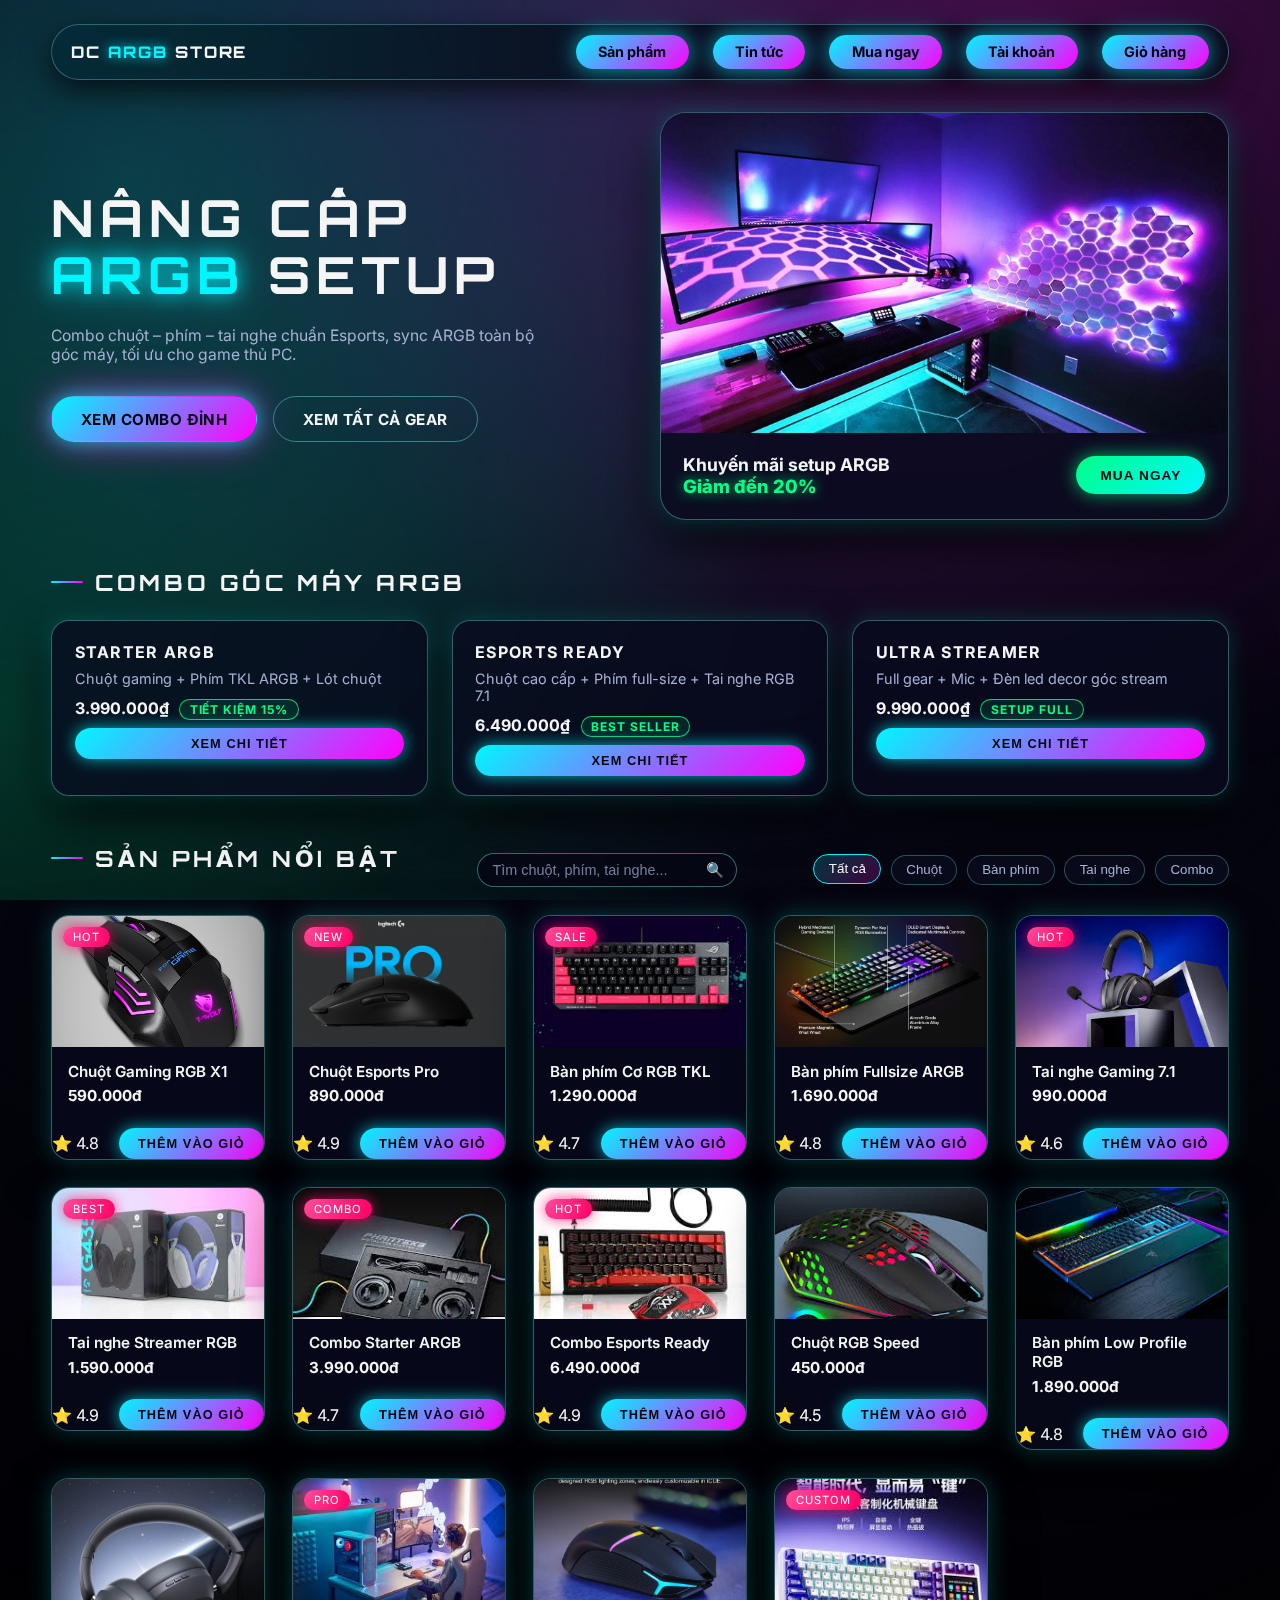
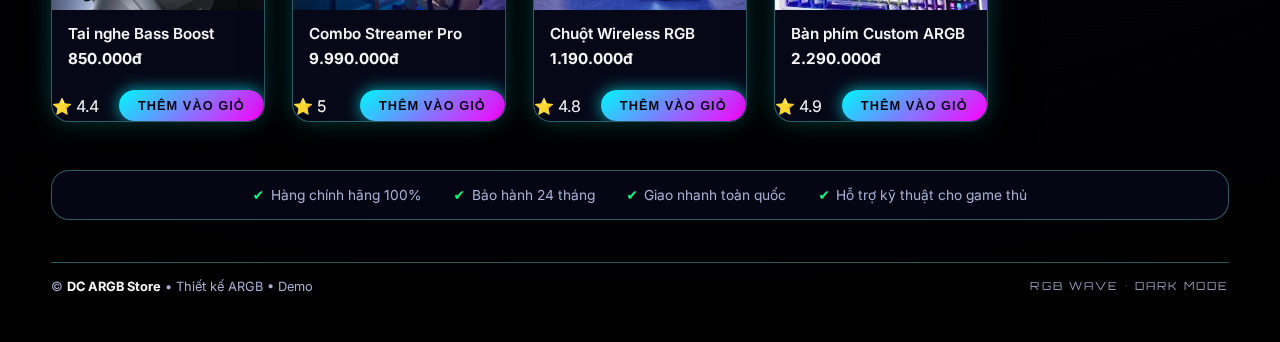
<file: index.html>
<!DOCTYPE html>
<html lang="vi">
<head>
  <meta charset="utf-8" />
  <meta name="viewport" content="width=device-width,initial-scale=1" />
  <title>DC ARGB Store</title>
  <link href="https://fonts.googleapis.com/css2?family=Orbitron:wght@400;700;900&family=Inter:wght@300;400;600&display=swap" rel="stylesheet">
  <link rel="stylesheet" href="style.css">
</head>
<body>
  <div class="page-bg">
    <!-- HEADER -->
    <header class="nav">
      <div class="logo">DC <span>ARGB</span> Store</div>
      <nav class="menu">
        <a href="#catalog" class="cta">Sản phẩm</a>
        <a href="#news" class="cta">Tin tức</a>
        <a href="#catalog" class="cta">Mua ngay</a>
        <a href="javascript:void(0)" id="btn-account" class="cta">Tài khoản</a>
        <a href="cart.html" id="btn-cart" class="cta"  >Giỏ hàng</a>
      </nav>
    </header>

    <!-- HERO -->
    <main class="hero">
      <div class="hero-left">
        <h1 class="title">Nâng cấp <span class="accent">ARGB</span> Setup</h1>
        <p class="sub">Combo chuột – phím – tai nghe chuẩn Esports, sync ARGB toàn bộ góc máy, tối ưu cho game thủ PC.</p>
        <div class="hero-actions">
          <a class="btn btn-primary" href="#combos">Xem combo đỉnh</a>
          <a class="btn btn-ghost" href="#catalog">Xem tất cả gear</a>
        </div>
      </div>
      <div class="hero-right">
        <article class="banner">
          <div class="banner-inner">
            <img src="images/combo_esports1.jpg" alt="Promo Banner">
            <div class="banner-meta">
              <div>
                <h3>Khuyến mãi setup ARGB</h3>
                <p class="price">Giảm đến 20%</p>
              </div>
              <button class="btn-buy">Mua ngay</button>
            </div>
          </div>
        </article>
      </div>
    </main>

    <!-- COMBO -->
    <section id="combos" class="combos">
      <h2 class="section-title">Combo góc máy ARGB</h2>
      <div class="combo-grid">
        <article class="combo-card">
          <h3>Starter ARGB</h3>
          <p class="combo-items">Chuột gaming + Phím TKL ARGB + Lót chuột</p>
          <p class="combo-price">3.990.000₫ <span class="badge">Tiết kiệm 15%</span></p>
          <button class="card-btn">Xem chi tiết</button>
        </article>
        <article class="combo-card">
          <h3>Esports Ready</h3>
          <p class="combo-items">Chuột cao cấp + Phím full-size + Tai nghe RGB 7.1</p>
          <p class="combo-price">6.490.000₫ <span class="badge">Best seller</span></p>
          <button class="card-btn">Xem chi tiết</button>
        </article>
        <article class="combo-card">
          <h3>Ultra Streamer</h3>
          <p class="combo-items">Full gear + Mic + Đèn led decor góc stream</p>
          <p class="combo-price">9.990.000₫ <span class="badge">Setup full</span></p>
          <button class="card-btn">Xem chi tiết</button>
        </article>
      </div>
    </section>

    <!-- CATALOG -->
    <section id="catalog" class="catalog">
      <div class="catalog-header">
        <h2 class="section-title">Sản phẩm nổi bật</h2>
        <div class="search-box">
          <input class="search-input" type="text" placeholder="Tìm chuột, phím, tai nghe...">
          <span class="search-icon">🔍</span>
        </div>
        <div class="filter-tabs">
          <button class="filter-tab active" data-filter="all">Tất cả</button>
          <button class="filter-tab" data-filter="mouse">Chuột</button>
          <button class="filter-tab" data-filter="keyboard">Bàn phím</button>
          <button class="filter-tab" data-filter="headset">Tai nghe</button>
          <button class="filter-tab" data-filter="combo">Combo</button>
        </div>
      </div>
      <!-- QUAN TRỌNG: class grid + id product-grid -->
      <div class="grid" id="product-grid" style="margin-top:1.2rem;"></div>
    </section>

    <!-- TRUST -->
    <section class="trust">
      <div class="trust-item">Hàng chính hãng 100%</div>
      <div class="trust-item">Bảo hành 24 tháng</div>
      <div class="trust-item">Giao nhanh toàn quốc</div>
      <div class="trust-item">Hỗ trợ kỹ thuật cho game thủ</div>
    </section>

    <!-- FOOTER -->
    <footer class="footer">
      <div>© <strong>DC ARGB Store</strong> • Thiết kế ARGB • Demo</div>
      <div class="socials">RGB WAVE • DARK MODE</div>
    </footer>

    <div class="scanlines"></div>
  </div>

  <!-- JS: products PHẢI load trước script -->
  <script src="products.js"></script>
  <script src="script.js"></script>
</body>
</html>
</file>
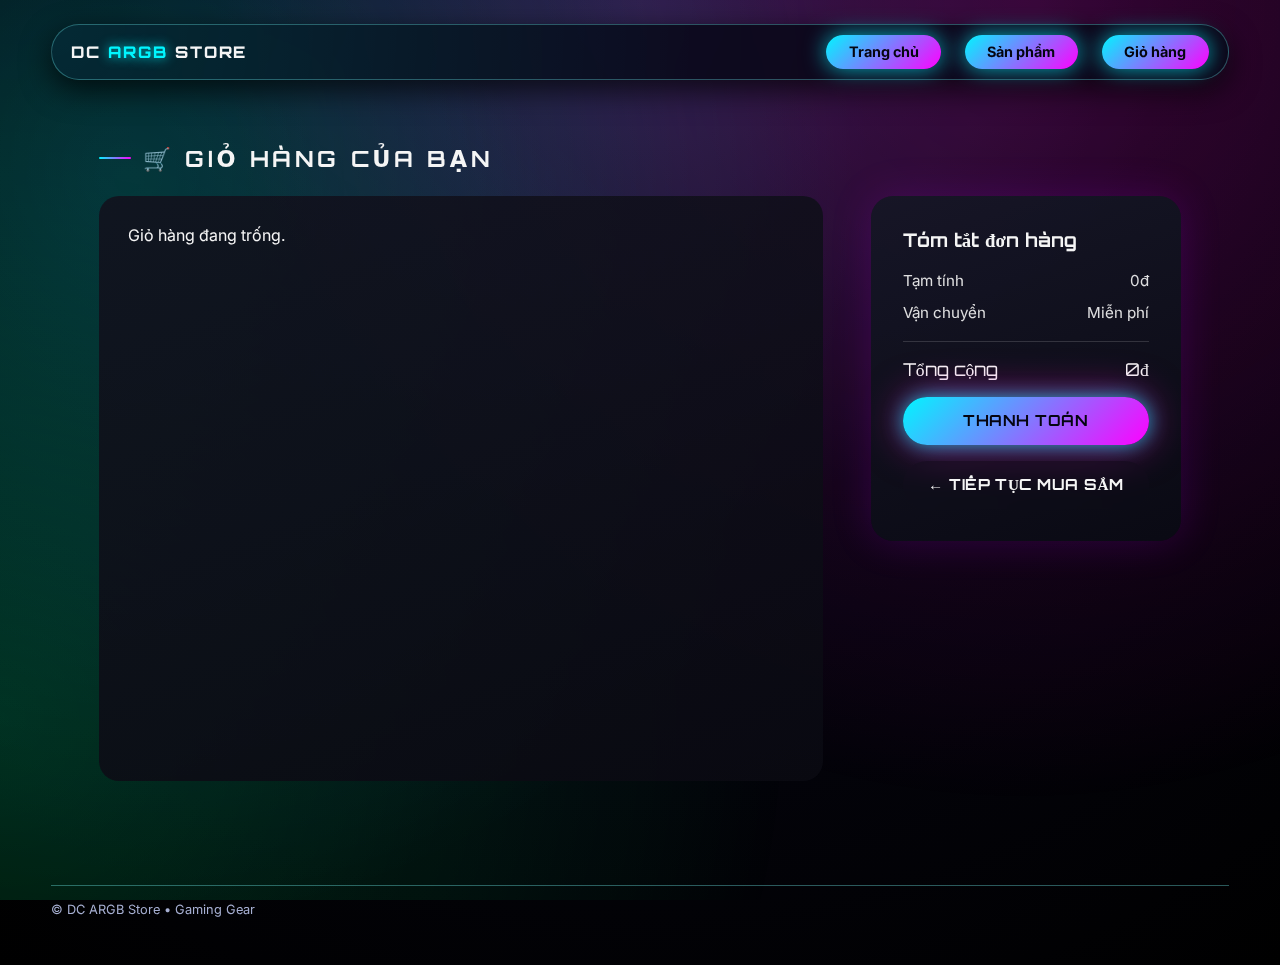
<file: cart.html>
<!DOCTYPE html>
<html lang="vi">
<head>
  <meta charset="UTF-8" />
  <title>Giỏ hàng | DC ARGB Store</title>
  <meta name="viewport" content="width=device-width, initial-scale=1" />

  <link href="https://fonts.googleapis.com/css2?family=Orbitron:wght@500;700&family=Inter:wght@400;600&display=swap" rel="stylesheet">
  <link rel="stylesheet" href="style.css">
</head>

<body>
<div class="page-bg">

  <!-- HEADER -->
  <header class="nav">
    <div class="logo">DC <span>ARGB</span> Store</div>
    <nav class="menu">
      <a href="index.html" class="cta">Trang chủ</a>
      <a href="shop.html" class="cta">Sản phẩm</a>
      <a href="cart.html" class="cta active">Giỏ hàng</a>
    </nav>
  </header>

  <!-- CART -->
  <section class="cart-page">
    <h2 class="section-title">🛒 Giỏ hàng của bạn</h2>

    <div class="cart-layout">

      <!-- LIST -->
      <div class="cart-list" id="cart-items">
        <!-- JS render -->
      </div>

      <!-- SUMMARY -->
      <div class="cart-summary">
        <h3>Tóm tắt đơn hàng</h3>

        <div class="summary-row">
          <span>Tạm tính</span>
          <span id="cart-subtotal">0đ</span>
        </div>

        <div class="summary-row">
          <span>Vận chuyển</span>
          <span>Miễn phí</span>
        </div>

        <div class="summary-total">
          <span>Tổng cộng</span>
          <span id="cart-total">0đ</span>
        </div>

        <button class="btn btn-primary full">Thanh toán</button>
        <a href="index.html" class="btn btn-ghost full">← Tiếp tục mua sắm</a>
      </div>

    </div>
  </section>

  <footer class="footer">
    © DC ARGB Store • Gaming Gear
  </footer>

</div>

<script src="script.js"></script>
</body>
</html>
</file>
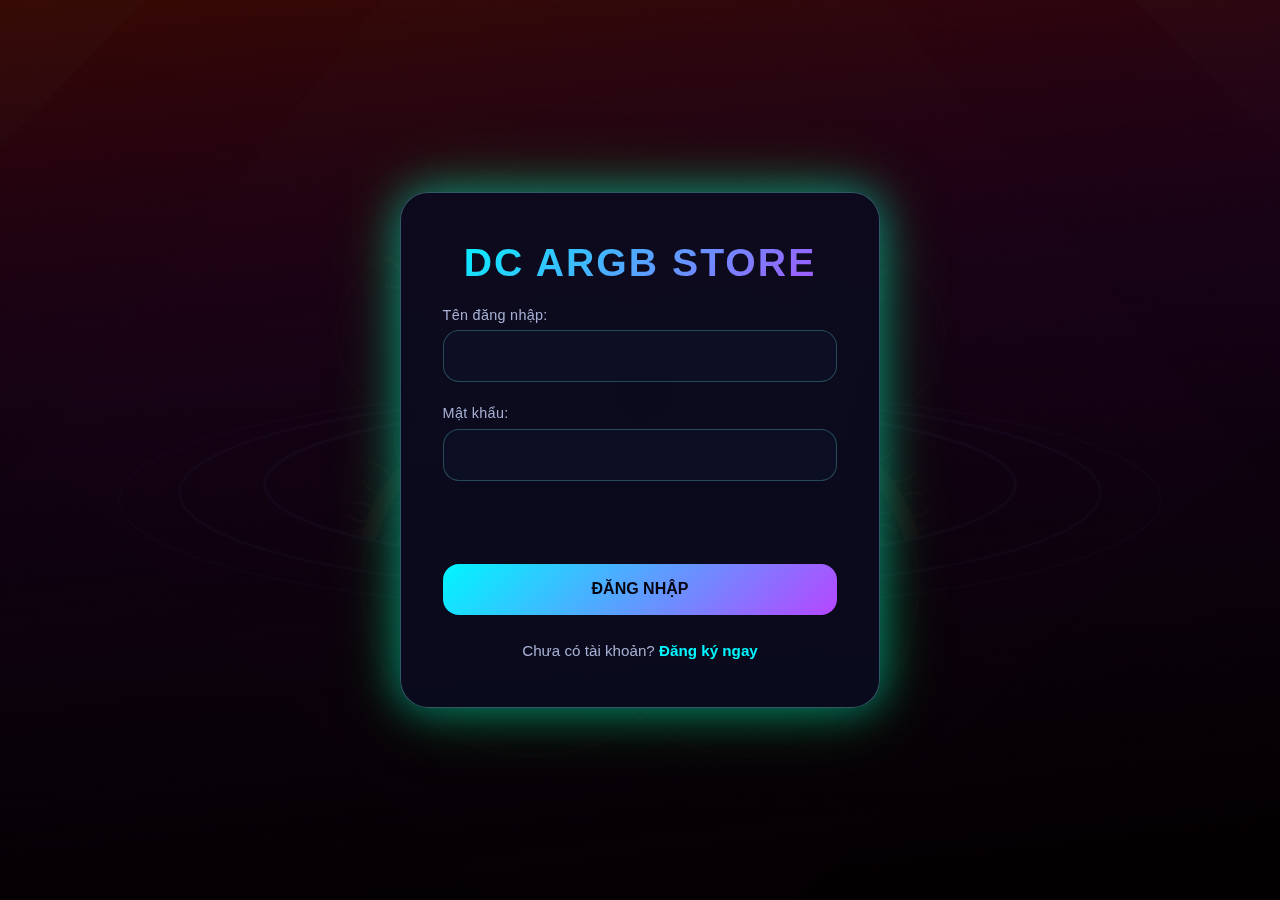
<file: login.html>
<!DOCTYPE html>
<html lang="vi">
<head>
    <meta charset="UTF-8">
    <title>DC ARGB Store - Đăng nhập</title>
    <link rel="stylesheet" href="auth.css">
</head>
<body>

<div class="auth-container">
    <h1>DC ARGB STORE</h1>

    <form id="login-form">
        <div class="form-group">
            <label for="login-username">Tên đăng nhập: </label>
            <input type="text" id="login-username" required>
        </div>

        <div class="form-group">
            <label for="login-password">Mật khẩu: </label>
            <input type="password" id="login-password" required>
        </div>

        <p id="login-msg" class="auth-msg"></p>

        <button type="submit" class="btn-auth">Đăng nhập</button>
    </form>

    <p class="auth-switch">
        Chưa có tài khoản?
        <a href="register.html">Đăng ký ngay</a>
    </p>
</div>

<script src="auth.js"></script>
</body>
</html>
</file>
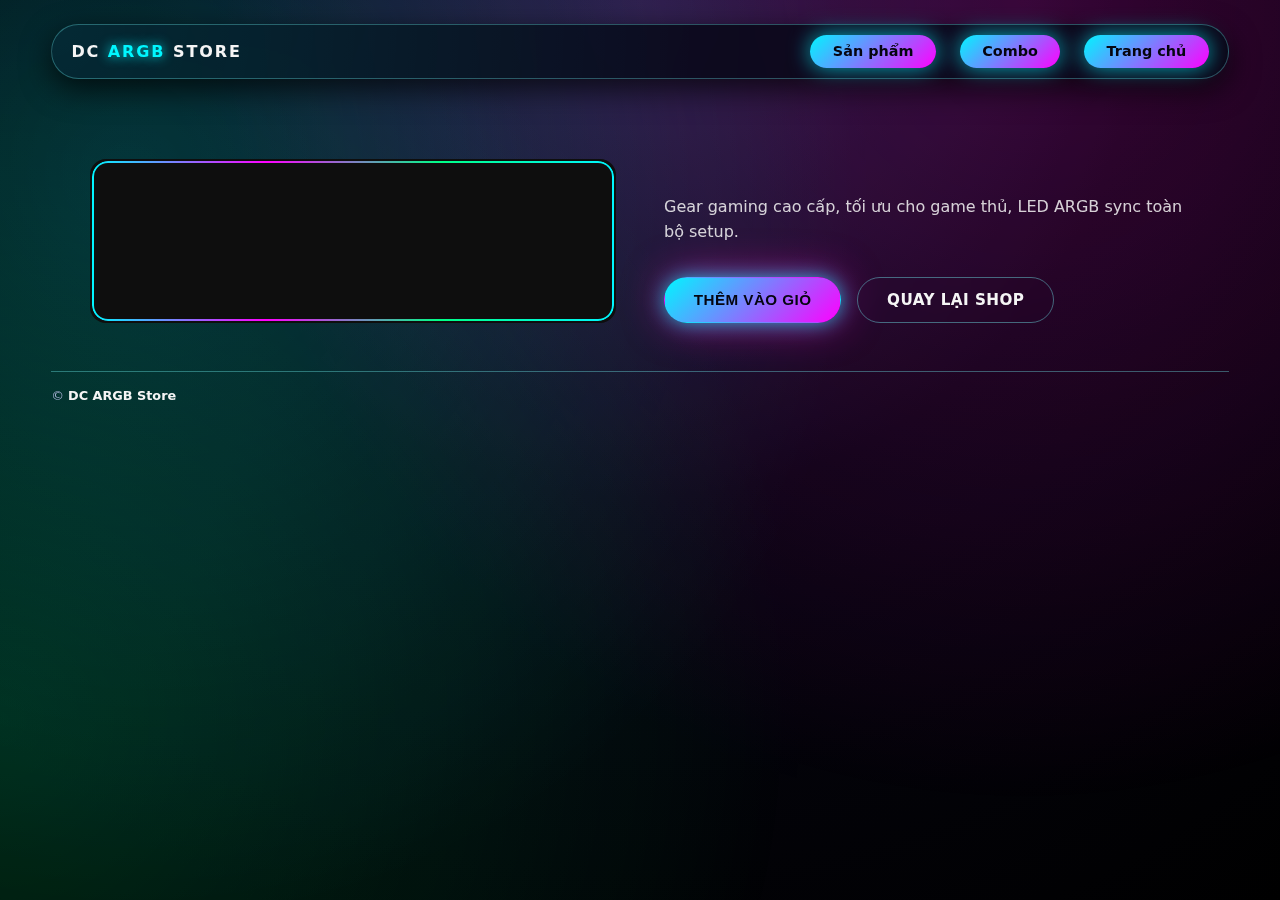
<file: product.html>
<!DOCTYPE html>
<html lang="vi">
<head>
  <meta charset="UTF-8">
  <title>Chi tiết sản phẩm</title>
  <link rel="stylesheet" href="style.css">
</head>
<body>

  <body>
  <div class="page-bg">

    <!-- HEADER giống index -->
    <header class="nav">
      <div class="logo">DC <span>ARGB</span> Store</div>
      <nav class="menu">
        <a href="index.html#catalog" class="cta">Sản phẩm</a>
        <a href="index.html#combos" class="cta">Combo</a>
        <a href="index.html" class="cta">Trang chủ</a>
      </nav>
    </header>

    <!-- PRODUCT DETAIL -->
    <section class="product-detail">
      <div class="product-detail-inner">

        <!-- ẢNH -->
        <div class="pd-image-wrap led-border">
          <img id="pd-image" alt="">
        </div>

        <!-- INFO -->
        <div class="pd-info">
          <span class="pd-badge" id="pd-badge"></span>
          <h1 id="pd-name"></h1>

          <div class="pd-rating" id="pd-rating"></div>

          <p class="pd-price" id="pd-price"></p>

          <p class="pd-desc" id="pd-desc">
            Gear gaming cao cấp, tối ưu cho game thủ, LED ARGB sync toàn bộ setup.
          </p>

          <div class="pd-actions">
            <button class="btn btn-primary" id="pd-add-cart">
              Thêm vào giỏ
            </button>
            <a href="index.html#catalog" class="btn btn-ghost">
              Quay lại shop
            </a>
          </div>
        </div>

      </div>
    </section>

    <footer class="footer">
      <div>© <strong>DC ARGB Store</strong></div>
    </footer>

  </div>

  <script src="products.js"></script>
  <script src="script.js"></script>
</body>

</body>
</html>
</file>
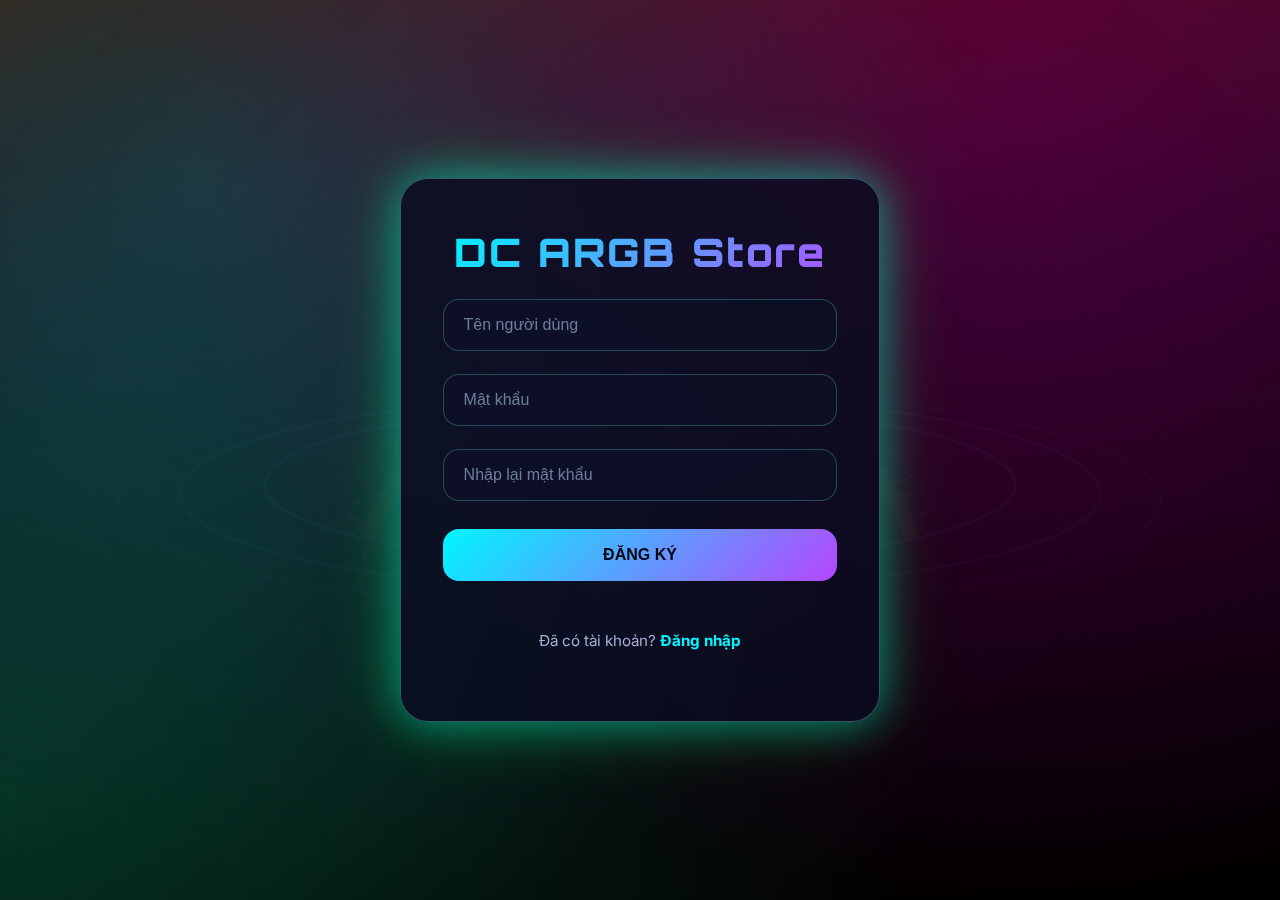
<file: register.html>
<!DOCTYPE html>
<html lang="vi">
<head>
<meta charset="UTF-8">
<meta name="viewport" content="width=device-width, initial-scale=1.0">
<title>Đăng ký - DC ARGB Store</title>
<link href="https://fonts.googleapis.com/css2?family=Orbitron:wght@400;700;900&family=Inter:wght@300;400;600&display=swap" rel="stylesheet">
<link rel="stylesheet" href="auth.css">
</head>
<body>
<div class="auth-page">
  <div class="auth-container led-border">
    <h1>DC <span>ARGB</span> Store</h1>
    <form id="register-form">
      <input type="text" id="reg-username" placeholder="Tên người dùng" required>
      <input type="password" id="reg-password" placeholder="Mật khẩu" required>
      <input type="password" id="reg-password2" placeholder="Nhập lại mật khẩu" required>
      <button type="submit" class="btn-auth">Đăng ký</button>
      <p class="switch-auth">Đã có tài khoản? <a href="login.html">Đăng nhập</a></p>
      <p class="msg" id="reg-msg"></p>
    </form>
  </div>
</div>
<script src="auth.js"></script>
</body>
</html>
</file>
<file: style.css>
:root {
  --bg-main: #050511;
  --bg-card: rgba(8, 10, 30, 0.78);
  --border-glass: rgba(120, 255, 255, 0.35);
  --accent-cyan: #00f6ff;
  --accent-magenta: #ff00ff;
  --accent-green: #00ff87;
  --text-main: #f5f5f5;
  --text-sub: #a7b0d3;
  --radius-lg: 18px;
  --radius-full: 999px;
  --shadow-strong: 0 18px 45px rgba(0, 0, 0, 0.9);
  --transition-fast: 0.25s ease;
}

* {
  box-sizing: border-box;
  margin: 0;
  padding: 0;
}

body {
  min-height: 100vh;
  background: radial-gradient(circle at top, #1a1b3a 0, #050510 45%, #000 100%);
  color: var(--text-main);
  font-family: 'Inter', system-ui, -apple-system, BlinkMacSystemFont, sans-serif;
  -webkit-font-smoothing: antialiased;
}

a {
  color: inherit;
  text-decoration: none;
}

img {
  max-width: 100%;
  display: block;
}

.page-bg {
  position: relative;
  min-height: 100vh;
  padding: 1.5rem clamp(1.5rem, 4vw, 4rem) 3rem;
  overflow: hidden;
}

.page-bg::before {
  content: "";
  position: fixed;
  inset: 0;
  background:
    radial-gradient(circle at 10% 20%, rgba(0, 255, 255, 0.18), transparent 55%),
    radial-gradient(circle at 80% 0%, rgba(255, 0, 200, 0.22), transparent 60%),
    radial-gradient(circle at 0% 80%, rgba(0, 255, 135, 0.18), transparent 55%);
  opacity: 0.9;
  z-index: -2;
  pointer-events: none;
}

.scanlines {
  position: fixed;
  inset: 0;
  pointer-events: none;
  background-image: linear-gradient(
    to bottom,
    rgba(255, 255, 255, 0.03) 1px,
    transparent 1px
  );
  background-size: 100% 3px;
  opacity: 0.2;
  mix-blend-mode: soft-light;
  z-index: -1;
}

/* NAV */
.nav {
  display: flex;
  align-items: center;
  justify-content: space-between;
  margin-bottom: 2rem;
  position: sticky;
  top: 0;
  z-index: 10;
  padding: 0.6rem 1.2rem;
  border-radius: 999px;
  border: 1px solid rgba(120, 255, 255, 0.3);
  background: radial-gradient(circle at top left, rgba(0, 255, 255, 0.12), transparent 55%)
              rgba(5, 6, 20, 0.8);
  backdrop-filter: blur(18px);
  box-shadow: 0 10px 30px rgba(0, 0, 0, 0.7);
}

.logo {
  font-family: 'Orbitron', system-ui;
  font-weight: 800;
  letter-spacing: 0.12em;
  text-transform: uppercase;
  font-size: 1rem;
}

.logo span {
  color: var(--accent-cyan);
  text-shadow: 0 0 12px rgba(0, 246, 255, 0.9);
}

.menu {
  display: flex;
  align-items: center;
  gap: 1.5rem;
  font-size: 0.9rem;
}

.menu a {
  position: relative;
  color: var(--text-sub);
  font-weight: 500;
}

.menu a::after {
  content: "";
  position: absolute;
  left: 0;
  bottom: -0.3rem;
  width: 0;
  height: 2px;
  border-radius: 999px;
  background: linear-gradient(90deg, var(--accent-cyan), var(--accent-magenta));
  transition: width var(--transition-fast);
}

.menu a:hover::after {
  width: 100%;
}

.menu .cta {
  padding: 0.55rem 1.4rem;
  border-radius: var(--radius-full);
  background: linear-gradient(135deg, var(--accent-cyan), var(--accent-magenta));
  color: #050510;
  font-weight: 700;
  box-shadow: 0 0 22px rgba(0, 246, 255, 0.7);
}

/* HERO */
.hero {
  display: grid;
  grid-template-columns: minmax(0, 1.1fr) minmax(0, 1.1fr);
  gap: 2.5rem;
  align-items: stretch;
  margin: 2rem 0 3rem;
}

.hero-left {
  display: flex;
  flex-direction: column;
  justify-content: center;
  gap: 1.5rem;
}

.title {
  font-family: 'Orbitron', system-ui;
  font-size: clamp(2.4rem, 4vw, 3.4rem);
  line-height: 1.1;
  text-transform: uppercase;
  letter-spacing: 0.12em;
}

.title .accent {
  color: var(--accent-cyan);
  text-shadow:
    0 0 18px rgba(0, 246, 255, 0.8),
    0 0 38px rgba(0, 246, 255, 0.6);
}

.sub {
  max-width: 32rem;
  color: var(--text-sub);
  font-size: 0.98rem;
}

.hero-actions {
  display: flex;
  flex-wrap: wrap;
  gap: 1rem;
  margin-top: 0.5rem;
}

.btn {
  display: inline-flex;
  align-items: center;
  justify-content: center;
  padding: 0.8rem 1.8rem;
  font-size: 0.95rem;
  border-radius: var(--radius-full);
  border: 1px solid transparent;
  cursor: pointer;
  font-weight: 700;
  letter-spacing: 0.03em;
  text-transform: uppercase;
  transition: transform var(--transition-fast), box-shadow var(--transition-fast),
              border-color var(--transition-fast), background var(--transition-fast),
              color var(--transition-fast);
  white-space: nowrap;
}

.btn-primary {
  background: linear-gradient(135deg, var(--accent-cyan), var(--accent-magenta));
  color: #050510;
  box-shadow:
    0 0 20px rgba(0, 246, 255, 0.7),
    0 0 40px rgba(255, 0, 200, 0.6);
}

.btn-ghost {
  background: transparent;
  color: var(--text-main);
  border-color: rgba(120, 255, 255, 0.4);
  backdrop-filter: blur(10px);
}

.btn:hover {
  transform: translateY(-2px);
  box-shadow:
    0 12px 35px rgba(0, 0, 0, 0.8),
    0 0 22px rgba(0, 246, 255, 0.7);
}

.hero-right {
  display: flex;
  align-items: stretch;
}

.banner {
  width: 100%;
}

.banner-inner {
  position: relative;
  overflow: hidden;
  border-radius: 26px;
  background: var(--bg-card);
  border: 1px solid var(--border-glass);
  backdrop-filter: blur(20px);
  box-shadow:
    0 0 25px rgba(0, 255, 255, 0.22),
    var(--shadow-strong);
  display: flex;
  flex-direction: column;
}

.banner-inner img {
  width: 100%;
  height: clamp(220px, 28vw, 320px);
  object-fit: cover;
}

.banner-meta {
  padding: 1.3rem 1.4rem 1.4rem;
  display: flex;
  align-items: center;
  justify-content: space-between;
  gap: 1rem;
}

.banner-meta h3 {
  font-size: 1.1rem;
  font-weight: 700;
}

.price {
  font-size: 1.15rem;
  font-weight: 800;
  color: var(--accent-green);
  text-shadow: 0 0 14px rgba(0, 255, 135, 0.8);
}

.btn-buy {
  border: none;
  outline: none;
  cursor: pointer;
  padding: 0.7rem 1.5rem;
  border-radius: var(--radius-full);
  background: linear-gradient(135deg, var(--accent-green), var(--accent-cyan));
  color: #050510;
  font-weight: 700;
  text-transform: uppercase;
  font-size: 0.85rem;
  letter-spacing: 0.08em;
  box-shadow: 0 0 18px rgba(0, 255, 135, 0.7);
  transition: transform var(--transition-fast), box-shadow var(--transition-fast);
  white-space: nowrap;
}

.btn-buy:hover {
  transform: translateY(-2px);
  box-shadow:
    0 14px 40px rgba(0, 0, 0, 0.9),
    0 0 22px rgba(0, 255, 135, 0.9);
}

/* SECTION TITLE */
.section-title {
  font-family: 'Orbitron', system-ui;
  font-size: 1.4rem;
  text-transform: uppercase;
  letter-spacing: 0.16em;
  margin-bottom: 1.5rem;
  display: flex;
  align-items: center;
  gap: 0.75rem;
}

.section-title::before {
  content: "";
  width: 32px;
  height: 2px;
  border-radius: 999px;
  background: linear-gradient(90deg, var(--accent-cyan), var(--accent-magenta));
}

/* COMBOS SECTION */
.combos {
  margin-bottom: 3rem;
}

.combo-grid {
  display: grid;
  grid-template-columns: repeat(auto-fit, minmax(220px, 1fr));
  gap: 1.5rem;
}

.combo-card {
  position: relative;
  padding: 1.3rem 1.4rem 1.2rem;
  border-radius: var(--radius-lg);
  background: var(--bg-card);
  border: 1px solid var(--border-glass);
  backdrop-filter: blur(18px);
  box-shadow: 0 0 22px rgba(0, 255, 255, 0.18), var(--shadow-strong);
  display: flex;
  flex-direction: column;
  gap: 0.5rem;
  transition: transform var(--transition-fast), box-shadow var(--transition-fast),
              border-color var(--transition-fast);
}

.combo-card:hover {
  transform: translateY(-4px);
  border-color: rgba(255, 0, 200, 0.7);
  box-shadow:
    0 0 30px rgba(255, 0, 200, 0.55),
    var(--shadow-strong);
}

.combo-card h3 {
  font-size: 1rem;
  text-transform: uppercase;
  letter-spacing: 0.08em;
}

.combo-items {
  color: var(--text-sub);
  font-size: 0.9rem;
}

.combo-price {
  margin-top: 0.2rem;
  font-weight: 700;
  font-size: 1rem;
}

.badge {
  display: inline-flex;
  align-items: center;
  padding: 0.1rem 0.6rem;
  margin-left: 0.4rem;
  border-radius: var(--radius-full);
  font-size: 0.75rem;
  text-transform: uppercase;
  letter-spacing: 0.08em;
  background: rgba(0, 255, 135, 0.1);
  border: 1px solid rgba(0, 255, 135, 0.8);
  color: var(--accent-green);
}

/* CATALOG FILTER / SEARCH */
.catalog {
  margin-bottom: 3rem;
}

.catalog-header {
  display: flex;
  flex-wrap: wrap;
  gap: 1rem;
  align-items: center;
  justify-content: space-between;
  margin-bottom: 1.2rem;
}

.filter-tabs {
  display: flex;
  flex-wrap: wrap;
  gap: 0.6rem;
  font-size: 0.85rem;
}

.filter-tab {
  padding: 0.4rem 0.9rem;
  border-radius: var(--radius-full);
  border: 1px solid rgba(120, 255, 255, 0.3);
  color: var(--text-sub);
  cursor: pointer;
  background: rgba(10, 12, 30, 0.7);
  backdrop-filter: blur(12px);
  transition: background var(--transition-fast), color var(--transition-fast),
              border-color var(--transition-fast), transform var(--transition-fast);
}

.filter-tab.active,
.filter-tab:hover {
  background: linear-gradient(135deg, rgba(0, 246, 255, 0.2), rgba(255, 0, 200, 0.24));
  color: var(--text-main);
  border-color: var(--accent-cyan);
  transform: translateY(-1px);
}

.search-box {
  min-width: min(260px, 100%);
  position: relative;
}

.search-input {
  width: 100%;
  padding: 0.5rem 2.4rem 0.5rem 0.9rem;
  border-radius: var(--radius-full);
  border: 1px solid rgba(120, 255, 255, 0.4);
  background: rgba(5, 6, 20, 0.85);
  backdrop-filter: blur(12px);
  color: var(--text-main);
  font-size: 0.9rem;
  outline: none;
}

.search-input::placeholder {
  color: rgba(167, 176, 211, 0.7);
}

.search-icon {
  position: absolute;
  right: 0.8rem;
  top: 50%;
  transform: translateY(-50%);
  font-size: 0.9rem;
  color: var(--text-sub);
  pointer-events: none;
}

/* CATALOG GRID */
.grid {
  display: grid;
  grid-template-columns: repeat(auto-fit, minmax(210px, 1fr));
  gap: 1.7rem;
}

.card {
  position: relative;
}

.card-inner {
  position: relative;
  border-radius: var(--radius-lg);
  background: var(--bg-card);
  border: 1px solid var(--border-glass);
  backdrop-filter: blur(18px);
  box-shadow: 0 0 22px rgba(0, 255, 255, 0.22), var(--shadow-strong);
  overflow: hidden;
  display: flex;
  flex-direction: column;
  transition: transform var(--transition-fast), box-shadow var(--transition-fast),
              border-color var(--transition-fast);
}

.card-inner:hover {
  transform: translateY(-5px);
  border-color: rgba(255, 0, 200, 0.7);
  box-shadow:
    0 0 32px rgba(255, 0, 200, 0.6),
    var(--shadow-strong);
}

.card-media {
  position: relative;
  width: 100%;
  padding-top: 62%;
  background-size: cover;
  background-position: center;
  background-repeat: no-repeat;
}

.badge-hot {
  position: absolute;
  top: 0.7rem;
  left: 0.7rem;
  padding: 0.2rem 0.6rem;
  border-radius: var(--radius-full);
  font-size: 0.7rem;
  letter-spacing: 0.1em;
  text-transform: uppercase;
  background: radial-gradient(circle at top left, #ff4d9a, #ff0066);
  color: white;
  box-shadow: 0 0 14px rgba(255, 0, 102, 0.8);
}

.card-meta {
  padding: 0.9rem 1rem 1rem;
  display: flex;
  flex-direction: column;
  gap: 0.35rem;
}

.card-meta h4 {
  font-size: 0.95rem;
  font-weight: 600;
}

.card-price {
  font-weight: 700;
  font-size: 0.95rem;
}

.card-status {
  font-size: 0.8rem;
  color: var(--text-sub);
}

.card-bottom {
  margin-top: 0.4rem;
  display: flex;
  align-items: center;
  justify-content: space-between;
  gap: 0.8rem;
}

.card-btn {
  border: none;
  outline: none;
  cursor: pointer;
  padding: 0.5rem 1.2rem;
  border-radius: var(--radius-full);
  background: linear-gradient(135deg, var(--accent-cyan), var(--accent-magenta));
  color: #050510;
  font-size: 0.8rem;
  font-weight: 700;
  text-transform: uppercase;
  letter-spacing: 0.08em;
  white-space: nowrap;
  box-shadow: 0 0 16px rgba(0, 246, 255, 0.7);
  transition: transform var(--transition-fast), box-shadow var(--transition-fast);
}

.card-btn:hover {
  transform: translateY(-2px);
  box-shadow:
    0 12px 30px rgba(0, 0, 0, 0.9),
    0 0 20px rgba(0, 246, 255, 0.9);
}

/* TRUST SECTION */
.trust {
  margin: 0 auto 2.6rem;
  padding: 1rem 1.3rem;
  border-radius: var(--radius-lg);
  border: 1px solid rgba(120, 255, 255, 0.35);
  background: rgba(5, 7, 22, 0.85);
  backdrop-filter: blur(16px);
  display: flex;
  flex-wrap: wrap;
  gap: 1rem 2rem;
  justify-content: center;
  font-size: 0.86rem;
  color: var(--text-sub);
}

.trust-item::before {
  content: "✔";
  color: var(--accent-green);
  margin-right: 0.4rem;
}

/* FOOTER */
.footer {
  border-top: 1px solid rgba(120, 255, 255, 0.35);
  padding-top: 1rem;
  margin-top: auto;
  display: flex;
  flex-wrap: wrap;
  gap: 0.6rem;
  align-items: center;
  justify-content: space-between;
  font-size: 0.8rem;
  color: var(--text-sub);
}

.footer strong {
  color: var(--text-main);
}

.socials {
  font-family: 'Orbitron', system-ui;
  font-size: 0.7rem;
  letter-spacing: 0.18em;
  text-transform: uppercase;
  color: rgba(167, 176, 211, 0.85);
}

/* POPUP CHUNG */
.popup {
  position: fixed;
  inset: 0;
  display: flex;
  justify-content: center;
  align-items: center;
  background: rgba(0,0,0,0.7);
  opacity: 0;
  pointer-events: none;
  transition: opacity 0.3s ease;
  z-index: 50;
}
.popup.active {
  opacity: 1;
  pointer-events: auto;
}
.popup-inner {
  position: relative;
  background: var(--bg-card);
  padding: 2rem 2.5rem;
  border-radius: var(--radius-lg);
  width: 90%;
  max-width: 400px;
  display: flex;
  flex-direction: column;
  gap: 0.8rem;
  box-shadow: var(--shadow-strong);
  color: var(--text-main);
}

/* LED BORDER ARGB */
.led-border {
  border: 2px solid transparent;
  border-radius: var(--radius-lg);
  position: relative;
}
.led-border::before {
  content: "";
  position: absolute;
  inset: 0;
  border-radius: inherit;
  padding: 2px;
  background: linear-gradient(90deg, var(--accent-cyan), var(--accent-magenta), var(--accent-green), var(--accent-cyan));
  -webkit-mask:
    linear-gradient(#fff 0 0) content-box,
    linear-gradient(#fff 0 0);
  -webkit-mask-composite: destination-out;
  mask-composite: exclude;
  animation: led-run 2.5s linear infinite;
  z-index: 1;
  pointer-events: none;
}
@keyframes led-run {
  0% { background-position: 0 0; }
  100% { background-position: 200% 0; }
}

/* Close button */
.popup-close {
  position: absolute;
  top: 0.5rem;
  right: 0.7rem;
  font-size: 1.6rem;
  cursor: pointer;
  color: var(--accent-cyan);
  transition: color 0.2s;
  z-index: 2;
}
.popup-close:hover { color: var(--accent-magenta); }

/* FORM ACCOUNT – THẲNG HÀNG */
#account-form {
  display: flex;
  flex-direction: column;
  gap: 0.7rem;
}

#account-form .form-group {
  display: grid;
  grid-template-columns: 120px minmax(0, 1fr); /* 120px label, còn lại input */
  align-items: center;
  column-gap: 0.6rem;
}

#account-form label {
  font-size: 0.9rem;
  color: var(--text-sub);
  text-align: left;
}

#account-form input {
  padding: 0.55rem 0.9rem;
  border-radius: var(--radius-full);
  border: 1px solid rgba(120,255,255,0.3);
  background: rgba(5,6,20,0.85);
  color: var(--text-main);
  outline: none;
}

#account-form input::placeholder {
  color: rgba(167,176,211,0.7);
}

#account-form .form-actions {
  margin-top: 0.2rem;
  display: flex;
  flex-wrap: wrap;
  gap: 0.6rem;
}

#btn-save-account {
  background: linear-gradient(135deg, var(--accent-cyan), var(--accent-magenta));
  color: #050510;
  border: none;
  padding: 0.6rem 1.4rem;
  border-radius: var(--radius-full);
  font-weight: 700;
  cursor: pointer;
  transition: box-shadow 0.2s ease, transform 0.2s ease;
}

#btn-save-account:hover {
  box-shadow: 0 0 18px rgba(0,246,255,0.7);
  transform: translateY(-1px);
}

.btn-logout {
  background: #ff4f4f;
  color: #fff;
  border: none;
  padding: 0.6rem 1.4rem;
  border-radius: var(--radius-full);
  font-weight: 700;
  cursor: pointer;
  transition: box-shadow 0.2s ease, transform 0.2s ease;
}

.btn-logout:hover {
  box-shadow: 0 0 18px rgba(255,79,79,0.8);
  transform: translateY(-1px);
}

/* Cart popup */
#popup-cart h3 {
  margin-bottom: 0.5rem;
}
#cart-items {
  max-height: 260px;
  overflow-y: auto;
  display: flex;
  flex-direction: column;
  gap: 0.5rem;
  margin-bottom: 0.5rem;
}
.cart-item {
  display: flex;
  justify-content: space-between;
  align-items: center;
  padding: 0.5rem 0.7rem;
  background: rgba(5,6,20,0.7);
  border-radius: var(--radius-lg);
}
.cart-item strong {
  font-size: 0.9rem;
}
.cart-item .remove-btn {
  background: #ff4f4f;
  color: #fff;
  border-radius: 50%;
  width: 1.5rem;
  height: 1.5rem;
  border: none;
  display: flex;
  justify-content: center;
  align-items: center;
  cursor: pointer;
}
.checkout-btn {
  margin-top: 0.8rem;
  width: 100%;
  border: none;
  padding: 0.7rem 1.2rem;
  border-radius: var(--radius-full);
  background: linear-gradient(135deg, var(--accent-cyan), var(--accent-magenta), var(--accent-green));
  color: #050510;
  font-weight: 700;
  cursor: pointer;
}
.checkout-btn:hover {
  box-shadow: 0 0 20px rgba(0,246,255,0.8);
}

/* RESPONSIVE */
@media (max-width: 960px) {
  .hero {
    grid-template-columns: 1fr;
  }

  .hero-right {
    order: -1;
  }

  .nav {
    padding-inline: 1rem;
  }
}

@media (max-width: 720px) {
  .page-bg {
    padding-inline: 1rem;
    padding-bottom: 2rem;
  }

  .nav {
    flex-direction: column;
    gap: 0.6rem;
  }

  .menu {
    gap: 1rem;
    font-size: 0.8rem;
    flex-wrap: wrap;
    justify-content: center;
  }

  .banner-inner img {
    height: 220px;
  }

  .section-title {
    font-size: 1.1rem;
  }

  .trust {
    align-items: flex-start;
  }
}

@media (max-width: 480px) {
  .hero-actions {
    flex-direction: column;
    align-items: stretch;
  }

  .btn {
    width: 100%;
  }

  .catalog-header {
    flex-direction: column;
    align-items: stretch;
  }

  .search-box {
    width: 100%;
  }

  #account-form .form-group {
    grid-template-columns: 1fr; /* mobile: label trên, input dưới */
    row-gap: 0.25rem;
  }
}





/* ========== PRODUCT DETAIL ========== */
.product-detail {
  padding: 3rem 1.5rem;
}

.product-detail-inner {
  max-width: 1100px;
  margin: auto;
  display: grid;
  grid-template-columns: 1fr 1fr;
  gap: 3rem;
}

.pd-image-wrap {
  padding: 1rem;
  background: #0e0e0e;
  border-radius: 16px;
}

.pd-image-wrap img {
  width: 100%;
  object-fit: contain;
}

.pd-info h1 {
  font-size: 2.2rem;
  margin: 0.5rem 0;
}

.pd-price {
  font-size: 1.8rem;
  color: #00ffd5;
  margin: 1rem 0;
}

.pd-rating {
  color: #ffd700;
  margin-bottom: 0.5rem;
}

.pd-badge {
  display: inline-block;
  margin-bottom: 0.5rem;
}

.pd-desc {
  opacity: 0.85;
  line-height: 1.6;
}

.pd-actions {
  margin-top: 2rem;
  display: flex;
  gap: 1rem;
}

/* Mobile */
@media (max-width: 768px) {
  .product-detail-inner {
    grid-template-columns: 1fr;
  }
}





/* =======================
   CART PAGE
======================= */




.cart-page {
  max-width: 1800px;
  margin: 4rem auto 6rem;
  padding: 0 3rem;
}

/* ===== Layout ===== */
.cart-layout {
  display: grid;
  grid-template-columns: 3.5fr 1.5fr;
  gap: 3rem;
  align-items: flex-start;
}

/* ===== Danh sách sản phẩm ===== */
.cart-list {
  background: linear-gradient(
    160deg,
    rgba(18,18,30,.9),
    rgba(10,10,18,.9)
  );
  border-radius: 20px;
  padding: 1.8rem;
  min-height: 65vh;
  max-height: 70vh;
  overflow-y: auto;

}

/* ===== Item ===== */
.cart-item {
  display: grid;
  grid-template-columns: 90px 1fr 160px;
  align-items: center;
  gap: 1.5rem;
  padding: 1.4rem 1.6rem;
  margin-bottom: 1.2rem;

  background: linear-gradient(
    145deg,
    rgba(32,32,48,.95),
    rgba(14,14,26,.95)
  );
  border-radius: 16px;
  box-shadow: 0 0 25px rgba(0,255,255,.08);
  transition: transform .25s ease, box-shadow .25s ease;
}

.cart-item:hover {
  transform: translateY(-2px);
  box-shadow: 0 0 35px rgba(0,255,255,.18);
}

.cart-item:last-child {
  margin-bottom: 0;
}

/* ===== Image ===== */
.cart-item img {
  width: 90px;
  height: 90px;
  object-fit: contain;
  background: rgba(255,255,255,.06);
  border-radius: 14px;
  padding: 8px;
}

/* ===== Info ===== */
.cart-item h4 {
  font-family: Orbitron;
  font-size: 1.05rem;
  margin-bottom: .4rem;
}

.cart-item p {
  font-size: .9rem;
  opacity: .85;
}

/* ===== Quantity ===== */
.cart-qty {
  display: flex;
  justify-content: flex-end;
  align-items: center;
  gap: .6rem;
}

.cart-qty button {
  width: 32px;
  height: 32px;
  border-radius: 8px;
  border: none;
  background: linear-gradient(90deg, #3dfcff, #c77dff);
  color: #000;
  font-weight: bold;
  cursor: pointer;
}

.cart-qty span {
  min-width: 28px;
  text-align: center;
  font-family: Orbitron;
}

/* ===== Summary ===== */
.cart-summary {
  position: sticky;
  top: 120px;
  background: linear-gradient(
    160deg,
    rgba(22,22,38,.98),
    rgba(10,10,20,.98)
  );
  border-radius: 22px;
  padding: 2rem;
  box-shadow: 0 0 40px rgba(180,0,255,.18);
}

.cart-summary h3 {
  font-family: Orbitron;
  margin-bottom: 1.2rem;
}

.summary-row {
  display: flex;
  justify-content: space-between;
  margin-bottom: .8rem;
  font-size: .95rem;
  opacity: .9;
}

.summary-total {
  margin-top: 1.2rem;
  padding-top: 1rem;
  border-top: 1px solid rgba(255,255,255,.15);
  font-family: Orbitron;
  font-size: 1.1rem;
  display: flex;
  justify-content: space-between;
}

/* ===== Buttons ===== */
.cart-summary .btn {
  width: 100%;
  margin-top: 1rem;
  padding: .9rem 0;
  border-radius: 999px;
  border: none;
  cursor: pointer;
  font-family: Orbitron;
}

.btn-checkout {
  background: linear-gradient(90deg, #3dfcff, #c77dff);
  color: #000;
}

.btn-back {
  background: transparent;
  border: 1px solid rgba(255,255,255,.25);
  color: #fff;
}
</file>
<file: auth.css>
/* ============================================
   ROOT
============================================ */
:root {
  --accent-cyan: #00f6ff;
  --accent-magenta: #ff00ff;
  --accent-green: #00ff87;
  --bg-main: #050511;
  --text-main: #f5f5f5;
  --text-sub: #a7b0d3;
  --radius-lg: 22px;
  --radius-full: 999px;
  --transition-fast: 0.25s ease;
}

/* RESET */
* {
  margin: 0;
  padding: 0;
  box-sizing: border-box;
}

body {
  min-height: 100vh;
  display: flex;
  justify-content: center;
  align-items: center;
  background:
    linear-gradient(rgba(0,0,0,0.7), rgba(0,0,0,0.85)),
    url('images/background.jpg') center/cover no-repeat fixed;
  font-family: 'Inter', sans-serif;
  color: var(--text-main);
  padding: 20px;
}

/* ============================================
   BACKGROUND LED
============================================ */
.auth-page {
  width: 100%;
  display: flex;
  justify-content: center;
  padding: 20px;
  position: relative;
}

.auth-page::before {
  content: "";
  position: fixed;
  inset: 0;
  background:
    radial-gradient(circle at 15% 20%, rgba(0,246,255,0.18), transparent 60%),
    radial-gradient(circle at 80% 5%, rgba(255,0,200,0.22), transparent 65%),
    radial-gradient(circle at 0% 90%, rgba(0,255,135,0.18), transparent 60%);
  z-index: -1;
}

/* ============================================
   AUTH CONTAINER
============================================ */
.auth-container {
  width: 100%;
  max-width: 480px;
  padding: 3rem 2.6rem;
  border-radius: 28px;

  background: rgba(10, 12, 32, 0.82);
  border: 1px solid rgba(120,255,255,0.32);
  backdrop-filter: blur(20px);

  box-shadow:
    0 0 40px rgba(0, 246, 255, 0.40),
    0 0 70px rgba(0, 255, 55, 0.35);

  animation: softGlow 4s ease-in-out infinite;
  position: relative;
}

@keyframes softGlow {
  0%,100% {
    box-shadow:
      0 0 40px rgba(0,246,255,0.45),
      0 0 70px rgba(255,0,200,0.35);
  }
  50% {
    box-shadow:
      0 0 45px rgba(0,255,135,0.45),
      0 0 80px rgba(255,0,255,0.38);
  }
}

/* ============================================
   TITLE
============================================ */
.auth-container h1 {
  font-family: 'Orbitron', sans-serif;
  font-size: 2.45rem;
  font-weight: 900;
  text-align: center;

  background: linear-gradient(135deg, #00f6ff, #ff00ff, #00ff87);
  background-size: 300% 300%;
  color: transparent;
  -webkit-background-clip: text;

  animation: titleRGB 3s linear infinite;

  letter-spacing: 2px;
  margin-bottom: 1.4rem;
}

@keyframes titleRGB {
  0% { background-position: 0% 50%; }
  50% { background-position: 100% 50%; }
  100% { background-position: 0% 50%; }
}

.auth-container h2 {
  text-align: center;
  color: var(--text-sub);
  margin-bottom: 2.2rem;
  font-size: 1rem;
}

/* ============================================
   FORM
============================================ */
.auth-container form {
  display: flex;
  flex-direction: column;
  gap: 1.45rem;
}

.form-group label {
  display: block;
  margin-bottom: 0.45rem;
  font-size: 0.9rem;
  color: var(--text-sub);
  letter-spacing: 0.3px;
}

/* INPUT */
.auth-container input[type="text"],
.auth-container input[type="password"],
.auth-container input[type="email"],
.auth-container input[type="tel"] {
  width: 100%;
  padding: 1rem 1.25rem;
  border-radius: 16px;
  border: 1px solid rgba(120,255,255,0.25);
  background: rgba(13, 16, 38, 0.88);
  font-size: 1rem;
  color: var(--text-main);
  transition: 0.25s ease;
  outline: none;
}

.auth-container input::placeholder {
  color: #8ea2c0;
  opacity: 0.75;
}

.auth-container input:focus {
  border-color: var(--accent-cyan);
  box-shadow:
      0 0 16px rgba(0,246,255,0.50),
      0 0 26px rgba(0, 255, 34, 0.35);
}

/* ============================================
   CHECKBOX
============================================ */
.remember-row {
  display: flex;
  align-items: center;
  gap: 0.5rem;

  margin-top: -0.3rem;
  margin-bottom: -0.3rem;

  color: var(--text-sub);
  font-size: 0.9rem;
}

.remember-row input {
  accent-color: var(--accent-cyan);
}

/* ============================================
   BUTTON
============================================ */
.btn-auth {
  width: 100%;
  padding: 1.05rem;

  margin-top: 0.3rem;

  border-radius: 16px;
  border: none;
  cursor: pointer;

  text-transform: uppercase;
  font-size: 1rem;
  font-weight: 700;

  background: linear-gradient(135deg, #00f6ff, #ff00ff, #00ff87);
  background-size: 280% 280%;
  animation: btnRGB 3s linear infinite;

  color: #050511;
  transition: 0.25s ease;
}

@keyframes btnRGB {
  50% { background-position: 100% 50%; }
}

.btn-auth:hover {
  transform: translateY(-3px);
  box-shadow: 0 0 30px rgba(0,255,255,0.75);
}

/* ============================================
   TEXT PHỤ — LINK ĐĂNG NHẬP & ĐĂNG KÝ
============================================ */
.auth-switch,
.switch-auth {
  margin-top: 1.7rem;
  text-align: center;
  color: var(--text-sub);
  font-size: 0.95rem;
}

.auth-switch a,
.switch-auth a {
  color: var(--accent-cyan) !important; /* MÀU XANH ĐỒNG BỘ */
  text-decoration: none;
  font-weight: 700;
}

.auth-switch a:hover,
.switch-auth a:hover {
  text-decoration: underline;
  filter: brightness(1.3);
}

/* ============================================
   MESSAGE
============================================ */
.auth-msg {
  margin-top: 0.8rem;
  min-height: 1.2rem;
  font-size: 0.88rem;
  color: #ff4e4e;
}

/* ============================================
   RESPONSIVE
============================================ */
@media (max-width: 480px) {
  .auth-container {
    padding: 2.2rem 1.5rem;
  }

  .auth-container h1 {
    font-size: 2.1rem;
  }
}
</file>
